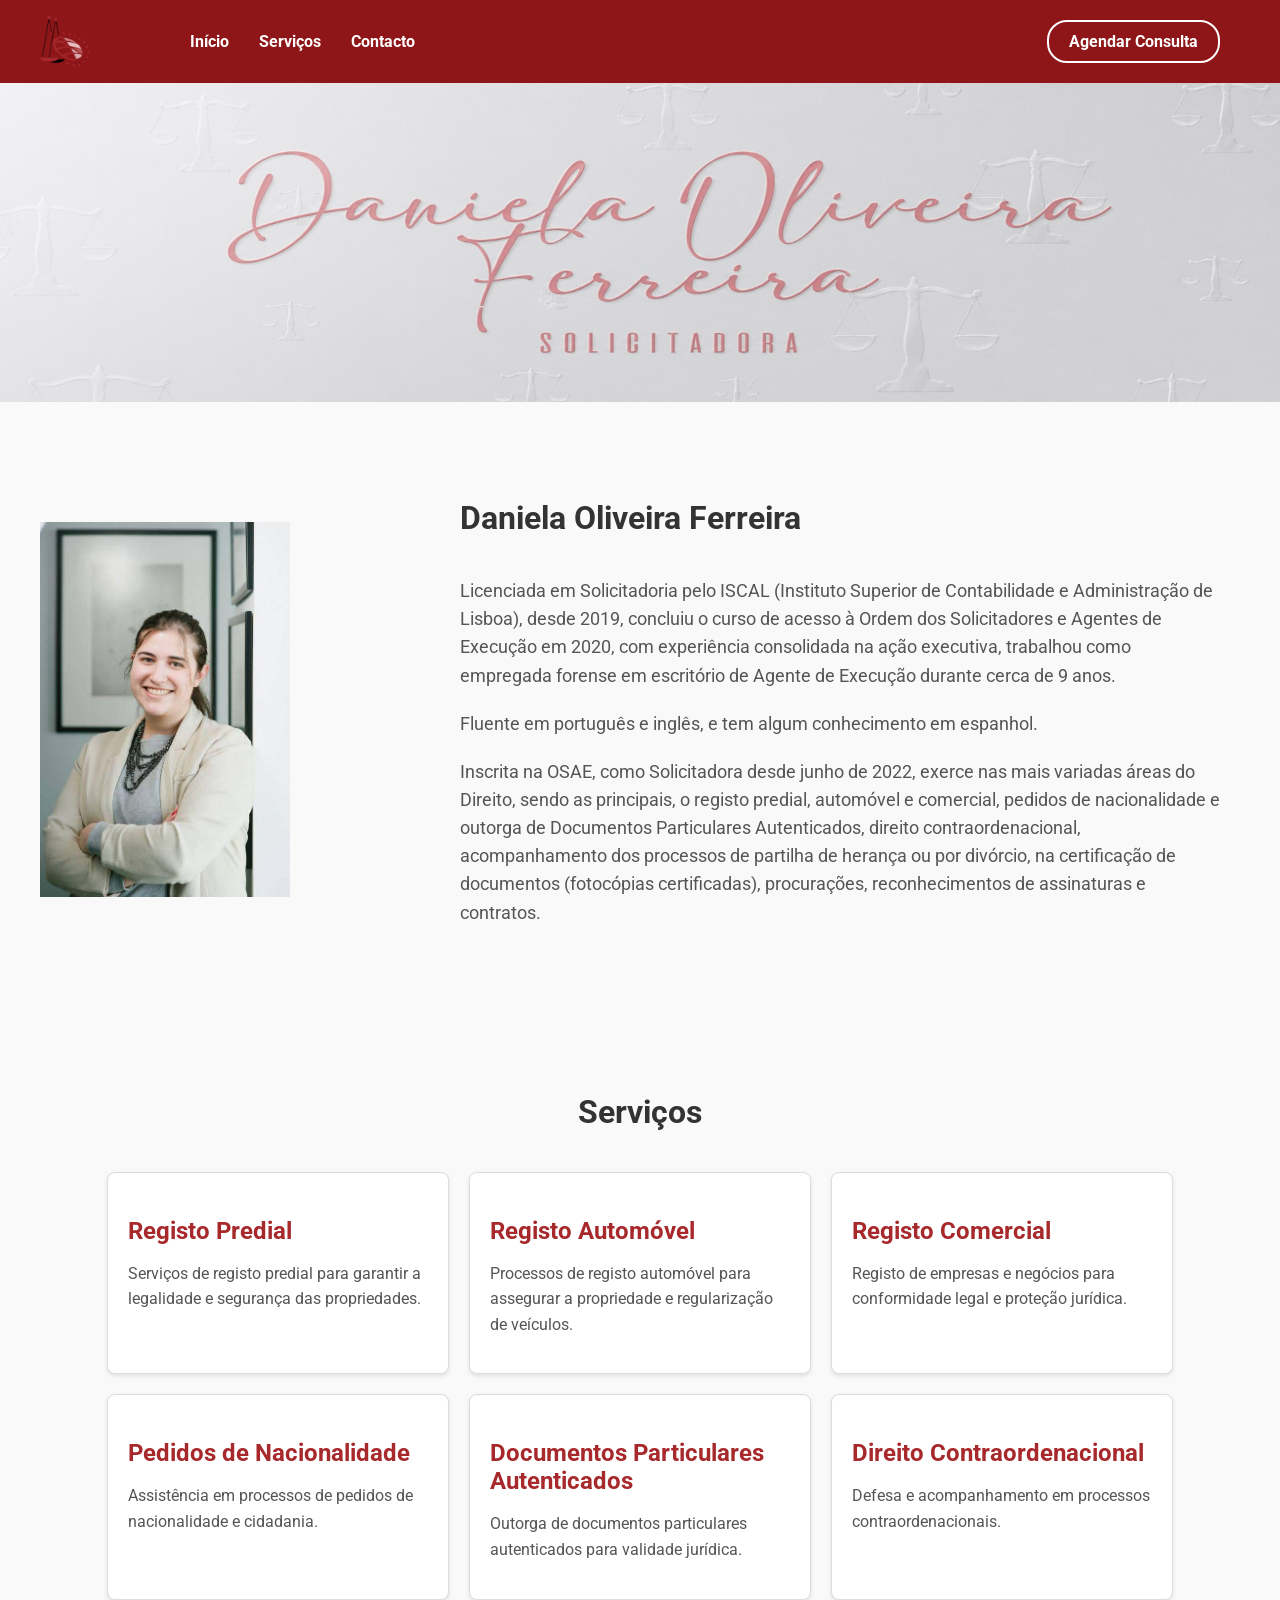
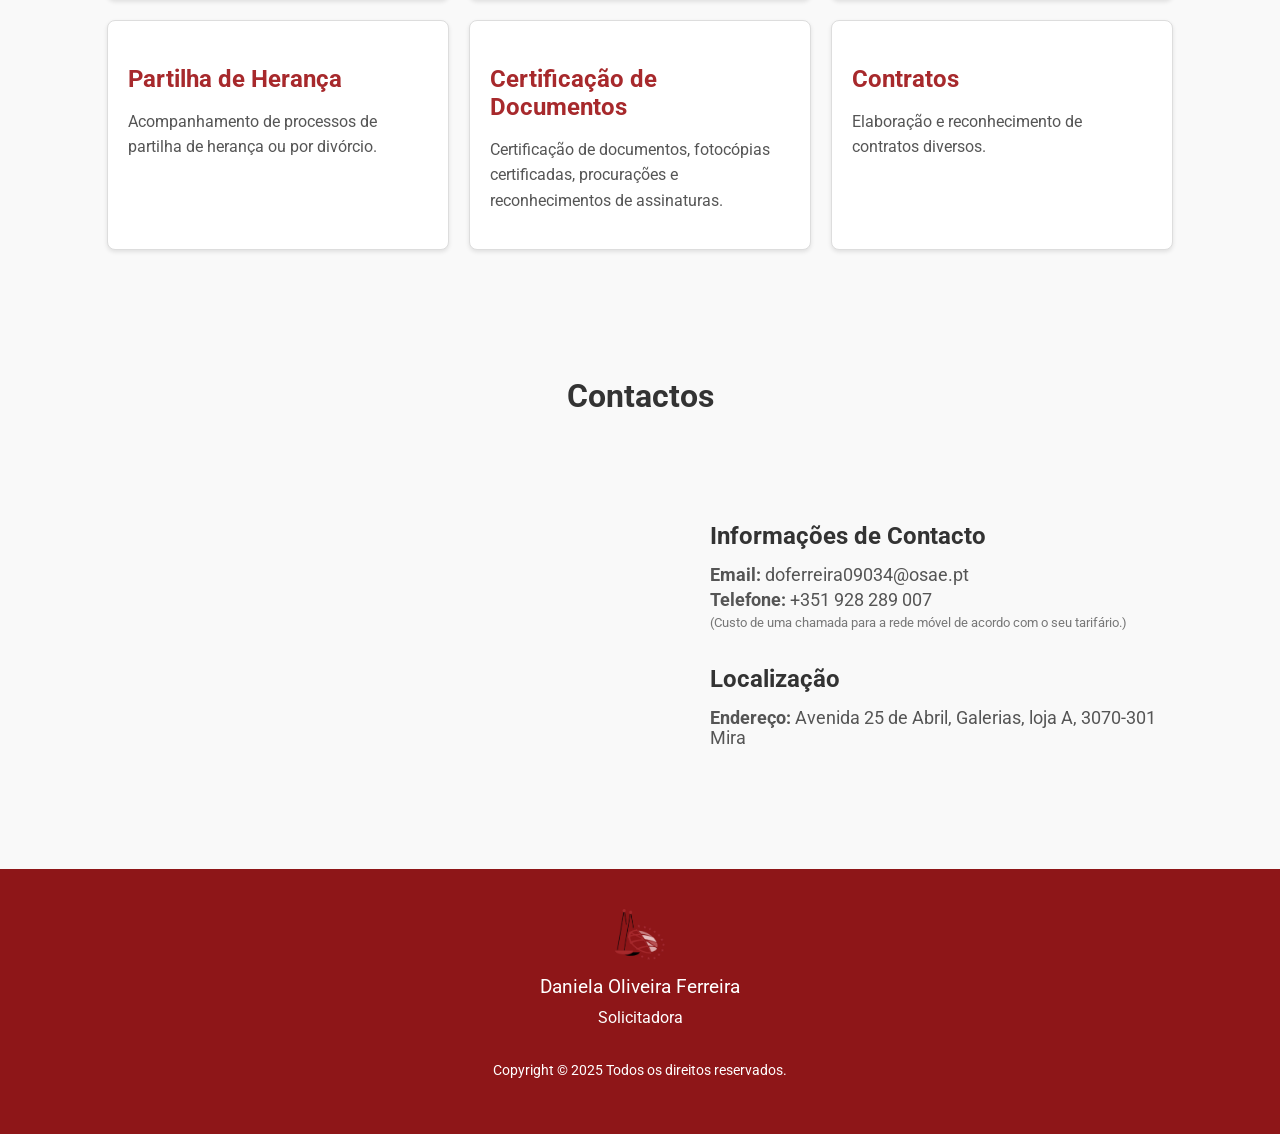
<file: docs/index.html>
<!doctype html>
<html lang="pt-PT">
    <head>
        <meta charset="UTF-8" />
        <meta name="viewport" content="width=device-width, initial-scale=1.0" />
        <title>
            Solicitadora em Mira, Carapelhos e arredores | DF Solicitadora
        </title>
        <link rel="icon" href="img/logo.png" type="image/png" />
        <link rel="canonical" href="https://www.dfsolicitadora.pt/" />

        <!-- Meta description -->
        <meta
            name="description"
            content="DF Solicitadora, solicitadora em Mira e Carapelhos. Apoio em registos, nacionalidade, heranças, contratos, certificação de documentos e serviços jurídicos nos arredores."
        />
        <meta name="robots" content="index, follow" />
        <meta name="author" content="Daniela Oliveira Ferreira" />

        <meta
            property="og:title"
            content="Solicitadora em Mira, Carapelhos e arredores | DF Solicitadora"
        />
        <meta
            property="og:description"
            content="Serviços de solicitadoria em Mira, Carapelhos e arredores: registos, nacionalidade, heranças, contratos e certificação de documentos."
        />
        <meta property="og:type" content="website" />
        <meta property="og:url" content="https://www.dfsolicitadora.pt/" />
        <meta
            property="og:image"
            content="https://www.dfsolicitadora.pt/img/logo.png"
        />
        <meta property="og:locale" content="pt_PT" />
        <meta name="twitter:card" content="summary" />

        <!-- Mira -->
        <script type="application/ld+json">
            {
                "@context": "https://schema.org",
                "@type": "LegalService",
                "name": "DF Solicitadora - Mira",
                "description": "Serviços de solicitadoria em Mira, Carapelhos e arredores.",
                "image": "https://www.dfsolicitadora.pt/img/logo.png",
                "url": "https://www.dfsolicitadora.pt/",
                "telephone": "+351928289007",
                "email": "doferreira09034@osae.pt",
                "address": {
                    "@type": "PostalAddress",
                    "streetAddress": "Avenida 25 de Abril, Galerias, loja A",
                    "addressLocality": "Mira",
                    "postalCode": "3070-301",
                    "addressCountry": "PT"
                },
                "geo": {
                    "@type": "GeoCoordinates",
                    "latitude": 40.429328,
                    "longitude": -8.737384
                },
                "areaServed": [
                    "Mira",
                    "Carapelhos",
                    "Praia de Mira",
                    "Seixo",
                    "Cantanhede",
                    "Vagos"
                ],
                "serviceType": [
                    "Registo predial",
                    "Registo automóvel",
                    "Registo comercial",
                    "Pedidos de nacionalidade",
                    "Heranças",
                    "Contratos",
                    "Certificação de documentos"
                ],
                "sameAs": []
            }
        </script>

        <link
            href="https://fonts.googleapis.com/css2?family=Roboto:wght@400;700&display=swap"
            rel="stylesheet"
        />

        <!-- ===== CSS Files ===== -->
        <link rel="stylesheet" href="css/style.css" />
        <!-- ===== JavaScript Files ===== -->
        <script defer src="js/script.js"></script>
    </head>

    <body>
        <!-- ===== NavBar Section Start ===== -->
        <header>
            <nav>
                <div class="logo">
                    <a href="#home">
                        <img src="img/logo.png" alt="Logo" class="logo-image" />
                    </a>
                </div>
                <div class="nav-container">
                    <ul class="nav-links">
                        <li><a href="#home">Início</a></li>
                        <li><a href="#services">Serviços</a></li>
                        <li><a href="#contact">Contacto</a></li>
                        <li class="schedule-button-li">
                            <a
                                href="mailto:doferreira09034@osae.pt"
                                class="schedule-button"
                                >Agendar Consulta</a
                            >
                        </li>
                    </ul>
                    <div class="menu-toggle" id="menu-toggle">&#9776;</div>
                </div>
            </nav>
        </header>
        <!-- ===== NavBar Section End ===== -->

        <!-- ===== Home Section Start ===== -->
        <section id="home"></section>
        <!-- ===== Home Section End ===== -->

        <!-- ===== About Section Start ===== -->
        <section id="about">
            <div class="intro-container">
                <div class="intro-image">
                    <img src="img/me.jpg" alt="Daniela Ferreira" />
                </div>
                <div class="intro-text">
                    <h1>Daniela Oliveira Ferreira</h1>
                    <p>
                        Licenciada em Solicitadoria pelo ISCAL (Instituto
                        Superior de Contabilidade e Administração de Lisboa),
                        desde 2019, concluiu o curso de acesso à Ordem dos
                        Solicitadores e Agentes de Execução em 2020, com
                        experiência consolidada na ação executiva, trabalhou
                        como empregada forense em escritório de Agente de
                        Execução durante cerca de 9 anos.
                    </p>
                    <p>
                        Fluente em português e inglês, e tem algum conhecimento
                        em espanhol.
                    </p>
                    <p>
                        Inscrita na OSAE, como Solicitadora desde junho de 2022,
                        exerce nas mais variadas áreas do Direito, sendo as
                        principais, o registo predial, automóvel e comercial,
                        pedidos de nacionalidade e outorga de Documentos
                        Particulares Autenticados, direito contraordenacional,
                        acompanhamento dos processos de partilha de herança ou
                        por divórcio, na certificação de documentos (fotocópias
                        certificadas), procurações, reconhecimentos de
                        assinaturas e contratos.
                    </p>
                </div>
            </div>
        </section>
        <!-- ===== About Section End ===== -->

        <!-- ===== Services Section Start ===== -->
        <section id="services">
            <h2>Serviços</h2>
            <div class="services-container">
                <div class="service-item">
                    <h3>Registo Predial</h3>
                    <p>
                        Serviços de registo predial para garantir a legalidade e
                        segurança das propriedades.
                    </p>
                </div>
                <div class="service-item">
                    <h3>Registo Automóvel</h3>
                    <p>
                        Processos de registo automóvel para assegurar a
                        propriedade e regularização de veículos.
                    </p>
                </div>
                <div class="service-item">
                    <h3>Registo Comercial</h3>
                    <p>
                        Registo de empresas e negócios para conformidade legal e
                        proteção jurídica.
                    </p>
                </div>
                <div class="service-item">
                    <h3>Pedidos de Nacionalidade</h3>
                    <p>
                        Assistência em processos de pedidos de nacionalidade e
                        cidadania.
                    </p>
                </div>
                <div class="service-item">
                    <h3>Documentos Particulares Autenticados</h3>
                    <p>
                        Outorga de documentos particulares autenticados para
                        validade jurídica.
                    </p>
                </div>
                <div class="service-item">
                    <h3>Direito Contraordenacional</h3>
                    <p>
                        Defesa e acompanhamento em processos
                        contraordenacionais.
                    </p>
                </div>
                <div class="service-item">
                    <h3>Partilha de Herança</h3>
                    <p>
                        Acompanhamento de processos de partilha de herança ou
                        por divórcio.
                    </p>
                </div>
                <div class="service-item">
                    <h3>Certificação de Documentos</h3>
                    <p>
                        Certificação de documentos, fotocópias certificadas,
                        procurações e reconhecimentos de assinaturas.
                    </p>
                </div>
                <div class="service-item">
                    <h3>Contratos</h3>
                    <p>Elaboração e reconhecimento de contratos diversos.</p>
                </div>
            </div>
        </section>
        <!-- ===== Services Section End ===== -->

        <!-- ===== Contact Section Start ===== -->
        <section id="contact">
            <h2>Contactos</h2>

            <div class="contact-container">
                <div class="map-container">
                    <iframe
                        src="https://www.google.com/maps/embed?pb=!1m18!1m12!1m3!1d3037.0233312394926!2d-8.741235824102038!3d40.4304822714374!2m3!1f0!2f0!3f0!3m2!1i1024!2i768!4f13.1!3m3!1m2!1s0xd23b19c54350a23%3A0xbc24f4a42342d19!2sGalerias%20Mira!5e0!3m2!1spt-PT!2spt!4v1754992011950!5m2!1spt-PT!2spt"
                        width="600"
                        height="450"
                        style="border: 0"
                        allowfullscreen=""
                        loading="lazy"
                    ></iframe>
                </div>

                <div class="contact-general">
                    <h3>Informações de Contacto</h3>
                    <p><strong>Email:</strong> doferreira09034@osae.pt</p>
                    <p><strong>Telefone:</strong> +351 928 289 007</p>
                    <p class="contact-note">
                        (Custo de uma chamada para a rede móvel de acordo com o
                        seu tarifário.)
                    </p>
                    <h3>Localização</h3>
                    <p>
                        <strong>Endereço:</strong> Avenida 25 de Abril,
                        Galerias, loja A, 3070-301 Mira
                    </p>
                </div>
            </div>
        </section>
        <!-- ===== Contact Section End ===== -->

        <!-- ===== Footer Section Start ===== -->
        <footer>
            <div class="footer-content">
                <img src="img/logo.png" alt="Logo" class="footer-logo" />
                <p class="footer-name">Daniela Oliveira Ferreira</p>
                <p class="footer-title">Solicitadora</p>
                <p class="footer-copyright">
                    Copyright &copy; 2025 Todos os direitos reservados.
                </p>
            </div>
        </footer>
        <!-- ===== Footer Section End ===== -->
    </body>
</html>
</file>
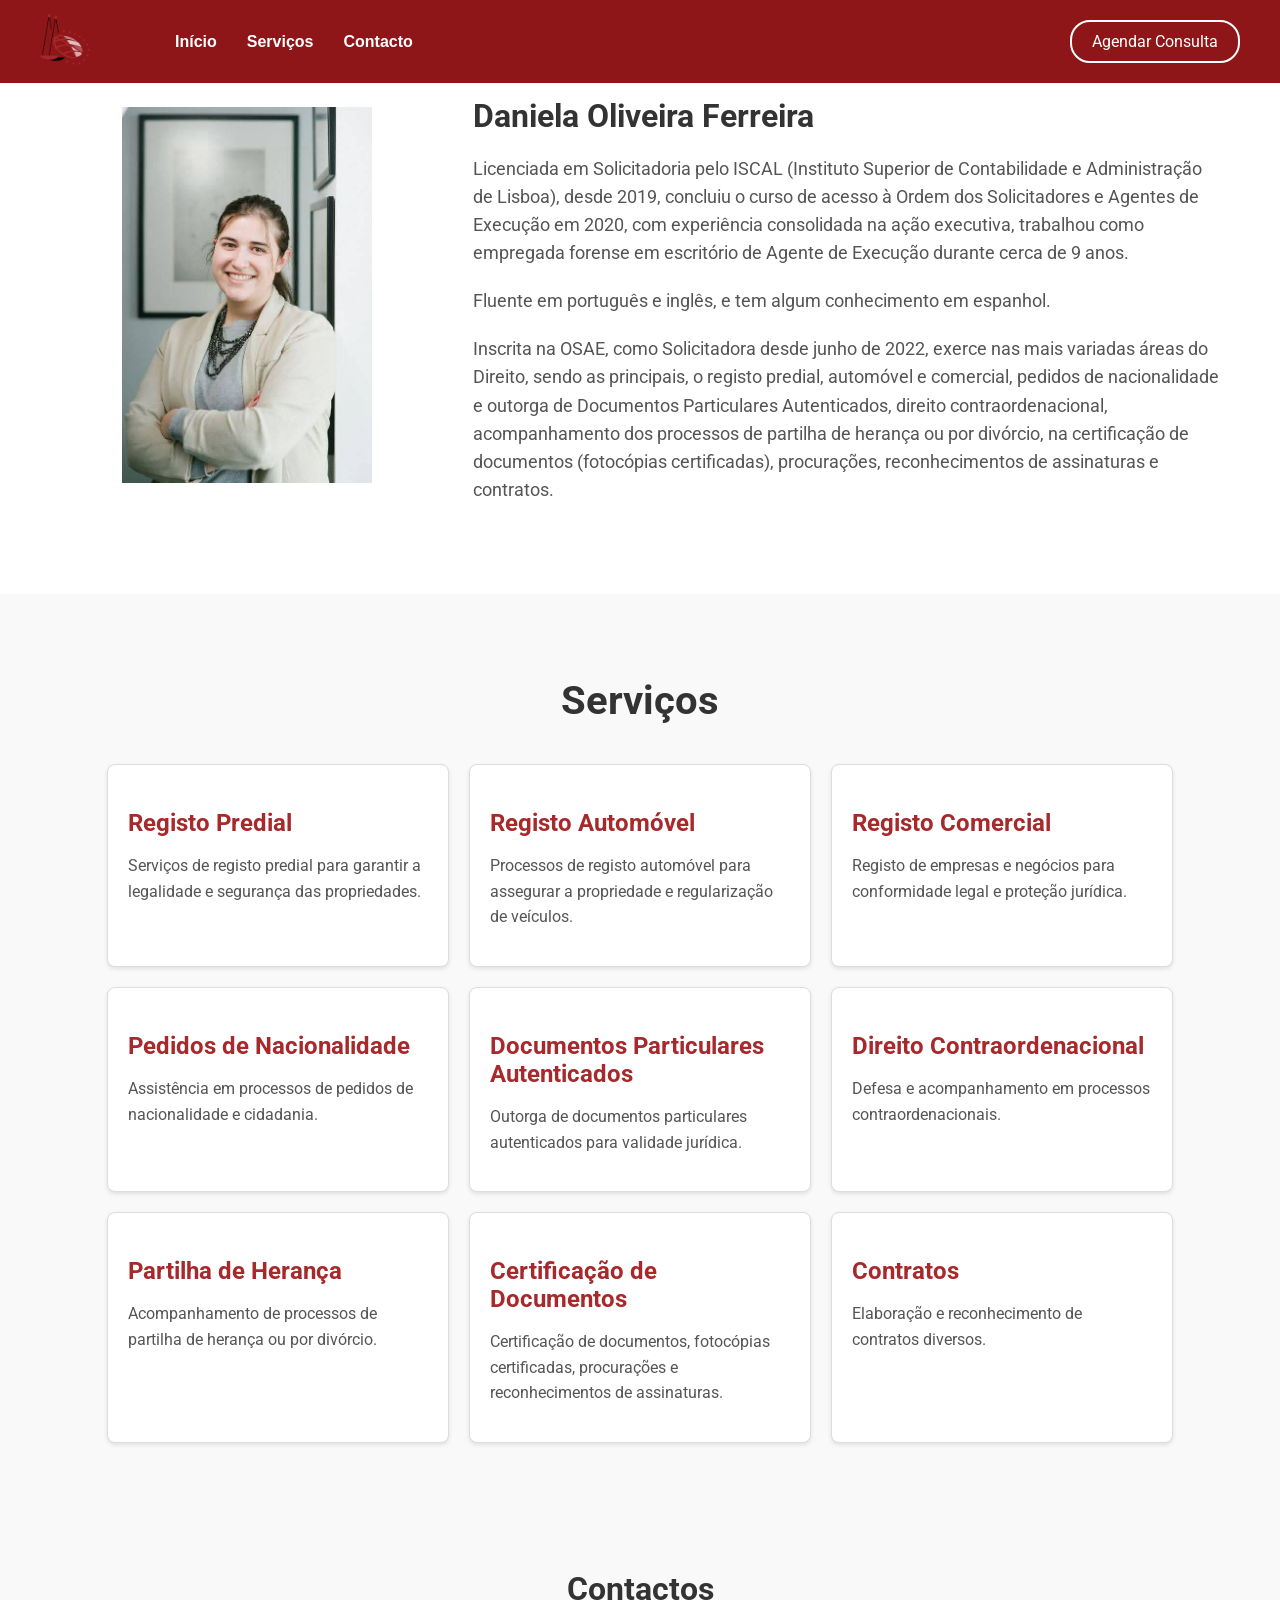
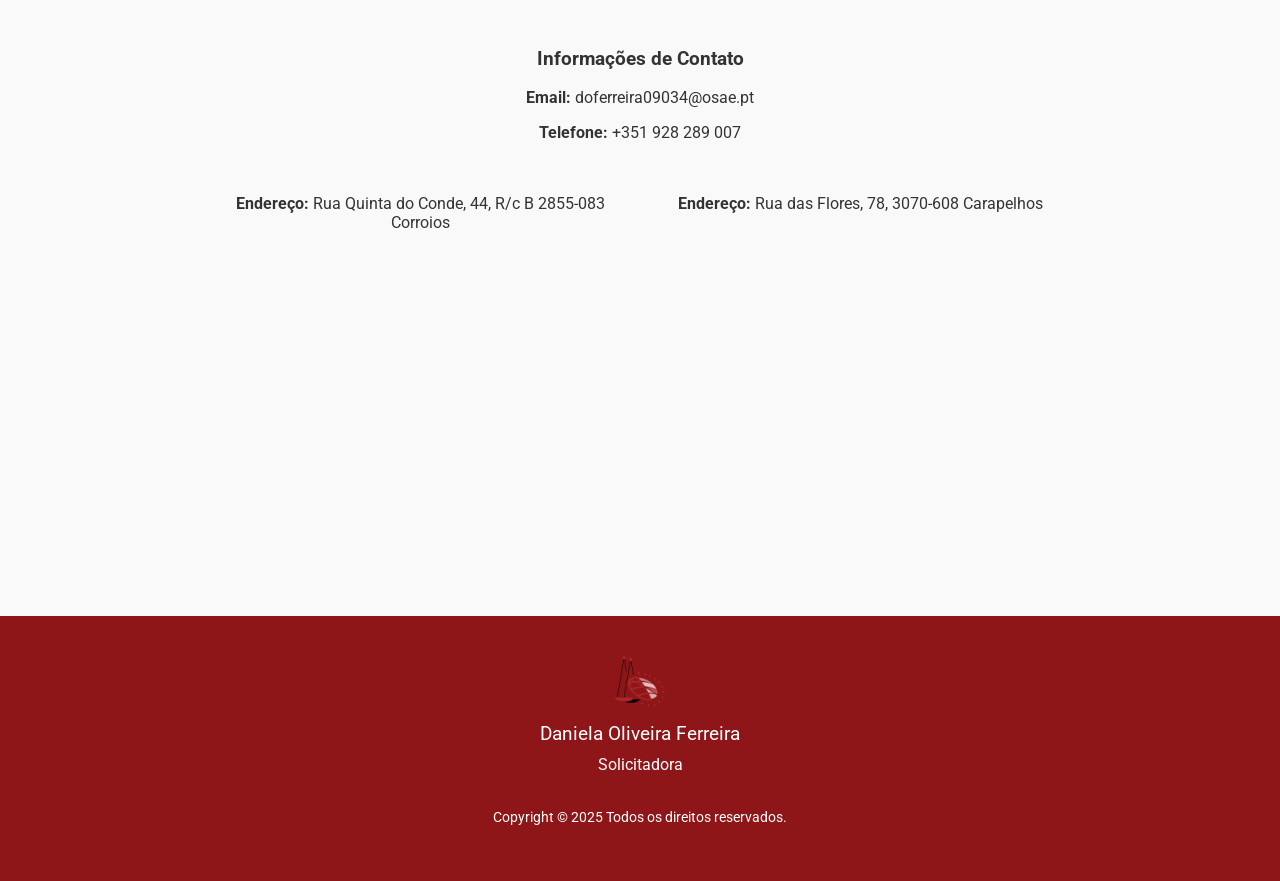
<file: src/index.html>
<!DOCTYPE html>
<html lang="en">
<head>
    <meta charset="UTF-8">
    <meta name="viewport" content="width=device-width, initial-scale=1.0">
    <title>DF Solicitadora</title>
    <link href="https://fonts.googleapis.com/css2?family=Montserrat:wght@400;700&display=swap" rel="stylesheet">
    <link href="https://fonts.googleapis.com/css2?family=Playfair+Display:wght@400;700&family=Roboto:wght@400;700&display=swap" rel="stylesheet">
    <!-- ===== CSS Files ===== -->
    <link rel="stylesheet" href="css/style.css">
    <!-- ===== JavaScript Files ===== -->
    <script defer src="js/script.js"></script>
</head>
<body>
    <!-- ===== NavBar Section Start ===== -->
    <header>
        <nav>
            <div class="logo">
                <a href="#home">
                    <img src="/logo.png" alt="Logo" class="logo-image">
                </a>
            </div>
            <div class="nav-container">
                <ul class="nav-links">
                    <li><a href="#home">Início</a></li>
                    <li><a href="#services">Serviços</a></li>
                    <li><a href="#contact">Contacto</a></li>
                </ul>
                <a href="mailto:doferreira09034@osae.pt" id="schedule-button" class="schedule-button">Agendar Consulta</a>
            </div>
        </nav>
    </header>
    <!-- ===== NavBar Section End ===== -->
    <section id="home">
        <div class="intro-container">
            <div class="intro-image">
                <img src="/me.jpg" alt="Daniela Ferreira">
            </div>
            <div class="intro-text">
                <h2>Daniela Oliveira Ferreira</h2>
                <p>Licenciada em Solicitadoria pelo ISCAL (Instituto Superior de Contabilidade e Administração de Lisboa), desde 2019, concluiu o curso de acesso à Ordem dos Solicitadores e Agentes de Execução em 2020, com experiência consolidada na ação executiva, trabalhou como empregada forense em escritório de Agente de Execução durante cerca de 9 anos.</p>
                <p>Fluente em português e inglês, e tem algum conhecimento em espanhol.</p>
                <p>Inscrita na OSAE, como Solicitadora desde junho de 2022, exerce nas mais variadas áreas do Direito, sendo as principais, o registo predial, automóvel e comercial, pedidos de nacionalidade e outorga de Documentos Particulares Autenticados, direito contraordenacional, acompanhamento dos processos de partilha de herança ou por divórcio, na certificação de documentos (fotocópias certificadas), procurações, reconhecimentos de assinaturas e contratos.</p>
            </div>
        </div>
    </section>
    <!-- ===== Home Section End ===== -->
    <!-- ===== Services Section Start ===== -->
    <section id="services">
        <h2>Serviços</h2>
        <div class="services-container">
            <div class="service-item">
                <h3>Registo Predial</h3>
                <p>Serviços de registo predial para garantir a legalidade e segurança das propriedades.</p>
            </div>
            <div class="service-item">
                <h3>Registo Automóvel</h3>
                <p>Processos de registo automóvel para assegurar a propriedade e regularização de veículos.</p>
            </div>
            <div class="service-item">
                <h3>Registo Comercial</h3>
                <p>Registo de empresas e negócios para conformidade legal e proteção jurídica.</p>
            </div>
            <div class="service-item">
                <h3>Pedidos de Nacionalidade</h3>
                <p>Assistência em processos de pedidos de nacionalidade e cidadania.</p>
            </div>
            <div class="service-item">
                <h3>Documentos Particulares Autenticados</h3>
                <p>Outorga de documentos particulares autenticados para validade jurídica.</p>
            </div>
            <div class="service-item">
                <h3>Direito Contraordenacional</h3>
                <p>Defesa e acompanhamento em processos contraordenacionais.</p>
            </div>
            <div class="service-item">
                <h3>Partilha de Herança</h3>
                <p>Acompanhamento de processos de partilha de herança ou por divórcio.</p>
            </div>
            <div class="service-item">
                <h3>Certificação de Documentos</h3>
                <p>Certificação de documentos, fotocópias certificadas, procurações e reconhecimentos de assinaturas.</p>
            </div>
            <div class="service-item">
                <h3>Contratos</h3>
                <p>Elaboração e reconhecimento de contratos diversos.</p>
            </div>
        </div>
    </section>
    <!-- ===== Services Section End  ===== -->
<!-- ===== Contact Section Start ===== -->
<section id="contact">
    <h2>Contactos</h2>
    <div class="contact-general">
        <h3>Informações de Contato</h3>
        <p><strong>Email:</strong> doferreira09034@osae.pt</p>
        <p><strong>Telefone:</strong> +351 928 289 007</p>
    </div>

    <div class="contact-container">
        <!-- Morada 1 -->
        <div class="contact-block">
            <p><strong>Endereço:</strong> Rua Quinta do Conde, 44, R/c B 2855-083 Corroios</p>
            <div class="map-container">
                <iframe src="https://www.google.com/maps/embed?pb=!1m18!1m12!1m3!1d3116.1088084918647!2d-9.157173922074106!3d38.64637837177872!2m3!1f0!2f0!3f0!3m2!1i1024!2i768!4f13.1!3m3!1m2!1s0xd1935724f7fc76d%3A0xd7390261b6b9603c!2sR.%20Q.ta%20do%20Conde%2044%2C%202855-083%20Feij%C3%B3!5e0!3m2!1spt-PT!2spt!4v1740251603245!5m2!1spt-PT!2spt" style="border:0;" allowfullscreen="" loading="lazy"></iframe>
            </div>
        </div>

        <!-- Morada 2 -->
        <div class="contact-block">
            <p><strong>Endereço:</strong> Rua das Flores, 78, 3070-608 Carapelhos</p>
            <div class="map-container">
                <iframe src="https://www.google.com/maps/embed?pb=!1m18!1m12!1m3!1d3036.7067932576424!2d-8.687411123309534!3d40.437490971436404!2m3!1f0!2f0!3f0!3m2!1i1024!2i768!4f13.1!3m3!1m2!1s0xd23b049001b5a51%3A0xc2ac86be4a272362!2sR.%20das%20Flores%2078%2C%20Carapelhos!5e0!3m2!1spt-PT!2spt!4v1747333729770!5m2!1spt-PT!2spt" width="400" height="300" style="border:0;" allowfullscreen="" loading="lazy"></iframe>
            </div>
        </div>
    </div>
</section>
<!-- ===== Contact Section End ===== -->

    <!-- ===== Footer Section Start ===== -->
    <footer>
        <div class="footer-content">
            <img src="/logo.png" alt="Logo" class="footer-logo">
            <p class="footer-name">Daniela Oliveira Ferreira</p>
            <p class="footer-title">Solicitadora</p>
            <p class="footer-copyright">Copyright &copy; 2025 Todos os direitos reservados.</p>
        </div>
    </footer>
    <!-- ===== Footer Section End  ===== -->
</body>
</html>
</file>
<file: docs/css/style.css>
/* ===== Body ===== */
body {
    font-family: "Roboto", sans-serif;
    margin: 0;
    padding: 0;
    color: #333;
    background-color: #fff;
}

/* ===== Header ===== */
header {
    background-color: #8e1618;
    padding: 5px 0;
    position: fixed;
    top: 0;
    width: 100%;
    z-index: 1000;
    min-height: 60px;
}

nav {
    display: flex;
    justify-content: space-between;
    align-items: center;
    max-width: 1200px;
    margin: auto;
    padding: 0 20px;
    width: 100%;
}

.logo {
    display: flex;
    align-items: center;
}

.logo-image {
    width: 50px;
    height: auto;
    margin-right: 10px;
}

.nav-container {
    display: flex;
    justify-content: space-between;
    align-items: center;
    max-width: 1200px;
    margin: auto;
    padding: 0 20px;
    width: 100%;
    position: relative;
}

/* ===== Navbar ===== */
.nav-links {
    list-style: none;
    display: flex;
    padding: 0;
    margin-left: 60px;
    align-items: center;
    width: 100%;
    transition: top 0.2s ease;
}

.nav-links li {
    margin: 0 15px;
    font-family: "Roboto", sans-serif;
    line-height: 41.04px;
}

.nav-links li.schedule-button-li {
    margin-left: auto;
    margin-right: 0;
}

.nav-links li a {
    color: white;
    text-decoration: none;
    font-size: 16px;
    font-weight: bold;
}

.schedule-button {
    background-color: #8e1618;
    color: white;
    padding: 10px 20px;
    text-decoration: none;
    border-radius: 20px;
    cursor: pointer;
    border: 2px solid white;
    transition:
        background-color 0.3s ease,
        color 0.3s ease;
    white-space: nowrap;
}

.schedule-button:hover {
    background-color: white;
    color: #8e1618;
}

/* Menu toggle mobile */
.menu-toggle {
    display: none;
    font-size: 28px;
    color: white;
    cursor: pointer;
    user-select: none;
}

@media (max-width: 768px) {
    .menu-toggle {
        display: block;
        position: fixed;
        top: 15px;
        right: 15px;
    }
}

/* ===== Navbar Mobile ===== */
@media (max-width: 768px) {
    .nav-links {
        position: fixed;
        top: 60px;
        right: 0;
        width: 260px;
        background-color: #921b1c;
        text-align: center;
        z-index: 9999;
        padding: 15px 0;
        margin: 0;
        display: none;
        flex-direction: column;
        box-shadow: 0 4px 10px rgba(0, 0, 0, 0.3);
    }

    .nav-links.active {
        display: block;
    }

    .nav-links li {
        margin: 3px 0;
    }

    .nav-links li a {
        display: block;
        width: 100%;
        padding: 5px 0;
        text-align: center;
    }

    .schedule-button {
        background: none;
        padding: 6px 12px;
        color: white;
        font-weight: bold;
        display: inline-block;
        border: 2px solid white;
        width: auto;
    }
}

/* ===== Home Section ===== */
#home {
    --home-header-height: 70px;
    --home-image-width: min(100%, 1728px);
    --home-image-height: min(31.25vw, 540px);
    --home-image-offset: min(1.25vw, 21.6px);
    --home-bottom-crop: min(4.05vw, 70px);

    box-sizing: border-box;
    height: calc(
        var(--home-header-height) + var(--home-image-height) -
            var(--home-image-offset) - var(--home-bottom-crop)
    );
    padding-top: var(--home-header-height);
    background-image:
        linear-gradient(rgba(255, 255, 255, 0.45), rgba(255, 255, 255, 0.45)),
        url("../img/bg.png");
    background-color: #fff;
    background-position: center
        calc(var(--home-header-height) - var(--home-image-offset));
    background-repeat: no-repeat;
    background-size: var(--home-image-width) auto;
}

@media (max-width: 820px) {
    #home {
        --home-image-width: 100%;
    }

    #about {
        padding-top: 0;
    }
}

@media (max-width: 480px) {
    #home {
        --home-header-height: 65px;
    }

    .intro-text {
        margin-top: 10px;
    }
}

/* ===== About Section ===== */
#about {
    padding: 50px 20px;
    background-color: #f9f9f9;
    text-align: center;
}

.intro-container {
    display: flex;
    flex-wrap: wrap;
    max-width: 1200px;
    margin: auto;
    align-items: center;
    justify-content: center;
}

.intro-image {
    flex: 1;
    min-width: 300px;
    margin: 20px 20px 20px 0px;
    text-align: center;
}

.intro-image img {
    width: 100%;
    max-width: 250px;
    height: auto;
}

img {
    max-width: 100%;
    height: auto;
    display: block;
}

.intro-text {
    flex: 2;
    min-width: 300px;
    margin: 20px;
    text-align: left;
}

#about h1,
#services h2,
#contact h2 {
    color: #333;
    font-family: "Roboto", sans-serif;
    font-size: 2em;
    font-weight: 700;
    line-height: 1.2;
    margin-bottom: 40px;
}

.intro-text p {
    color: #555;
    line-height: 1.6;
    font-size: 1.1em;
    margin-bottom: 20px;
}

/* ===== Services Section ===== */
#services {
    padding: 50px 20px;
    background-color: #f9f9f9;
    text-align: center;
}

#services h2 {
    text-align: center;
}

.services-container {
    display: flex;
    flex-wrap: wrap;
    justify-content: center;
    gap: 20px;
    max-width: 1200px;
    margin: auto;
}

.service-item {
    background-color: #fff;
    border: 1px solid #ddd;
    border-radius: 8px;
    padding: 20px;
    width: calc(33.333% - 100px);
    box-shadow: 0 2px 4px rgba(0, 0, 0, 0.1);
    text-align: left;
    transition:
        transform 0.3s ease,
        box-shadow 0.3s ease;
}

.service-item:hover {
    transform: translateY(-10px);
    box-shadow: 0 4px 8px rgba(0, 0, 0, 0.2);
}

.service-item h3 {
    color: #a7292c;
    margin-bottom: 10px;
    font-size: 1.5em;
}

.service-item p {
    color: #555;
    line-height: 1.6;
    font-size: 1em;
}

@media (max-width: 768px) {
    .service-item {
        width: calc(50% - 20px);
    }
}

@media (max-width: 480px) {
    .service-item {
        width: 100%;
    }
}

/* ===== Contact Section ===== */
#contact {
    padding: 50px 20px;
    background-color: #f9f9f9;
    text-align: center;
}

#contact h2 {
    text-align: center;
}

.contact-general {
    flex: 1;
    margin-bottom: 0;
    max-width: 480px;
    text-align: left;
}

.contact-general h3 {
    font-size: 1.5em;
    color: #333;
    margin: 0 0 15px;
}

.contact-general h3:not(:first-child) {
    margin-top: 35px;
}

.contact-general p {
    font-size: 1.1em;
    color: #555;
    margin: 5px 0;
}

.contact-general .contact-note {
    font-size: 0.82em;
    color: #777;
    margin-top: 2px;
}

.contact-container {
    display: flex;
    align-items: center;
    flex-wrap: nowrap;
    justify-content: center;
    gap: 40px;
    padding: 20px;
    max-width: 1100px;
    margin: auto;
}

.map-container {
    flex: 1;
    min-width: 300px;
    margin: 0;
    max-width: 600px;
}

.map-container iframe {
    width: 100%;
    height: 320px;
    border-radius: 8px;
}

@media (max-width: 768px) {
    .contact-container {
        align-items: stretch;
        flex-direction: column;
    }

    .contact-general {
        max-width: none;
        text-align: center;
    }
}

/* ===== Footer ===== */
footer {
    background-color: #8e1618;
    color: white;
    text-align: center;
    padding: 40px 0;
    position: relative;
    bottom: 0;
    width: 100%;
}

.footer-content {
    display: flex;
    flex-direction: column;
    align-items: center;
}

.footer-logo {
    width: 50px;
    height: auto;
    margin-bottom: 10px;
}

.footer-name {
    font-size: 1.2em;
    margin: 5px 0;
}

.footer-title {
    font-size: 1em;
    margin: 5px 0;
    color: #ffffff;
}

.footer-copyright {
    margin-top: 30px;
    font-size: 0.9em;
}
</file>
<file: src/css/style.css>
/* ===== Body ===== */
/* Geral */
body {
    font-family: 'Roboto', sans-serif; /* Fonte padrão para o corpo do texto */
    margin: 0;
    padding: 0;
    color: #333;
    background-color: #fff;
}

/* ===== Header ===== */
header {
    background-color: #8e1618;
    padding: 5px 0;
    position: fixed; 
    top: 0; 
    width: 100%; 
    z-index: 1000; 
}

nav {
    display: flex;
    justify-content: space-between;
    align-items: center;
    max-width: 1200px;
    margin: auto;
    padding: 0 20px;
    width: 100%;
}

.logo {
    display: flex;
    align-items: center;
}

.logo h1 {
    color: white;
    font-size: 24px;
    margin: 0;
}

.logo-image {
    width: 50px;
    height: auto;
    margin-right: 10px;
}

.nav-container {
    display: flex;
    justify-content: space-between;
    align-items: center;
    width: 100%;
}

.nav-links {
    list-style: none;
    display: flex;
    padding: 0;
    margin-left: 60px;
}

.nav-links li {
    margin: 0 15px;
    font-family: ABeeZee, sans-serif;
    line-height: 41.04px;
}

.nav-links li a {
    color: white;
    text-decoration: none;
    font-size: 16px;
    font-weight: bold;
}

.schedule-button {
    background-color: #8e1618;
    color: white;
    padding: 10px 20px;
    text-decoration: none;
    border-radius: 20px;
    cursor: pointer;
    border: 2px solid white;
    transition: background-color 0.3s ease, color 0.3s ease;
}

.menu-toggle {
    display: none;
    font-size: 24px;
    color: white;
    cursor: pointer;
}

@media (max-width: 768px) {
    .nav-links {
        display: none;
        flex-direction: column;
        position: absolute;
        background-color: #0D1B2A;
        top: 60px;
        right: 0;
        width: 100%;
        text-align: center;
    }
    .nav-links.active {
        display: flex;
    }
    .menu-toggle {
        display: block;
    }
    .schedule-button {
        display: none;
    }
}

/* ===== Home Section ===== */
#home {
    padding: 50px 20px;
    background-color: #fff;
    text-align: center;
}

.intro-container {
    display: flex;
    flex-wrap: wrap;
    max-width: 1200px;
    margin: auto;
    align-items: center;
    justify-content: center;
}

.intro-image {
    flex: 1;
    min-width: 300px;
    margin: 20px;
    text-align: center;
}

.intro-image img {
    width: 100%;
    max-width: 250px;
    height: auto;
}

.intro-text {
    flex: 2;
    min-width: 300px;
    margin: 20px;
    text-align: left;
}

.intro-text h2 {
    color: #333;
    margin-bottom: 20px;
    font-size: 2em;
}

.intro-text p {
    color: #555;
    line-height: 1.6;
    font-size: 1.1em;
    margin-bottom: 20px;
}

/* ===== Section General ===== */
section {
    padding: 50px;
    text-align: center;
}

/* ===== Services Section ===== */
#services {
    padding: 50px 20px;
    background-color: #f9f9f9;
    text-align: center;
}

#services h2 {
    text-align: center;
    margin-bottom: 40px;
    font-size: 2.5em;
    color: #333;
}

.services-container {
    display: flex;
    flex-wrap: wrap;
    justify-content: center;
    gap: 20px;
    max-width: 1200px;
    margin: auto;
}

.service-item {
    background-color: #fff;
    border: 1px solid #ddd;
    border-radius: 8px;
    padding: 20px;
    width: calc(33.333% - 100px);
    box-shadow: 0 2px 4px rgba(0, 0, 0, 0.1);
    text-align: left;
    transition: transform 0.3s ease, box-shadow 0.3s ease;
}

.service-item:hover {
    transform: translateY(-10px);
    box-shadow: 0 4px 8px rgba(0, 0, 0, 0.2);
}

.service-item h3 {
    color: #a7292c;
    margin-bottom: 10px;
    font-size: 1.5em;
}

.service-item p {
    color: #555;
    line-height: 1.6;
    font-size: 1em;
}

@media (max-width: 768px) {
    .service-item {
        width: calc(50% - 20px);
    }
}

@media (max-width: 480px) {
    .service-item {
        width: 100%;
    }
}

/* ===== Contact Section ===== */
#contact {
    padding: 50px 20px;
    background-color: #f9f9f9;
    text-align: center;
}

#contact h2 {
    text-align: center;
    margin-bottom: 40px;
    font-size: 2em;
    color: #333;
}

.contact-container {
    display: flex;
    flex-wrap: wrap;
    justify-content: center;
    gap: 40px;
    padding: 20px;
}
.contact-block {
    width: 400px;
    text-align: center;
    display: flex;
    flex-direction: column;
    justify-content: flex-start;
}
.contact-block p {
    min-height: 48px; 
    margin-bottom: 10px;
}
.contact-info {
    flex: 1;
    min-width: 300px;
    margin-bottom: 15;
    text-align: center;
}

.contact-info h3 {
    color: #333;
    margin-bottom: 15px;
    font-size: 1.5em;
}

.contact-info p {
    color: #555;
    line-height: 1.6;
    font-size: 1.1em;
}

.map-container {
    flex: 1;
    min-width: 300px;
    margin: 20px;
}

.map-container h3 {
    color: #333;
    margin-bottom: 20px;
    font-size: 1.5em;
}

.map-container iframe {
    width: 100%;
    height: 250px;
    border-radius: 8px;
}

/* ===== Footer ===== */
footer {
    background-color: #8e1618;
    color: white;
    text-align: center;
    padding: 40px 0;
    position: relative;
    bottom: 0;
    width: 100%;
}

.footer-content {
    display: flex;
    flex-direction: column;
    align-items: center;
}

.footer-logo {
    width: 50px;
    height: auto;
    margin-bottom: 10px;
}

.footer-name {
    font-size: 1.2em;
    margin: 5px 0;
}

.footer-title {
    font-size: 1em;
    margin: 5px 0;
    color: #ffffff;
}

.footer-copyright {
    margin-top: 30px;
    font-size: 0.9em;
}
</file>
